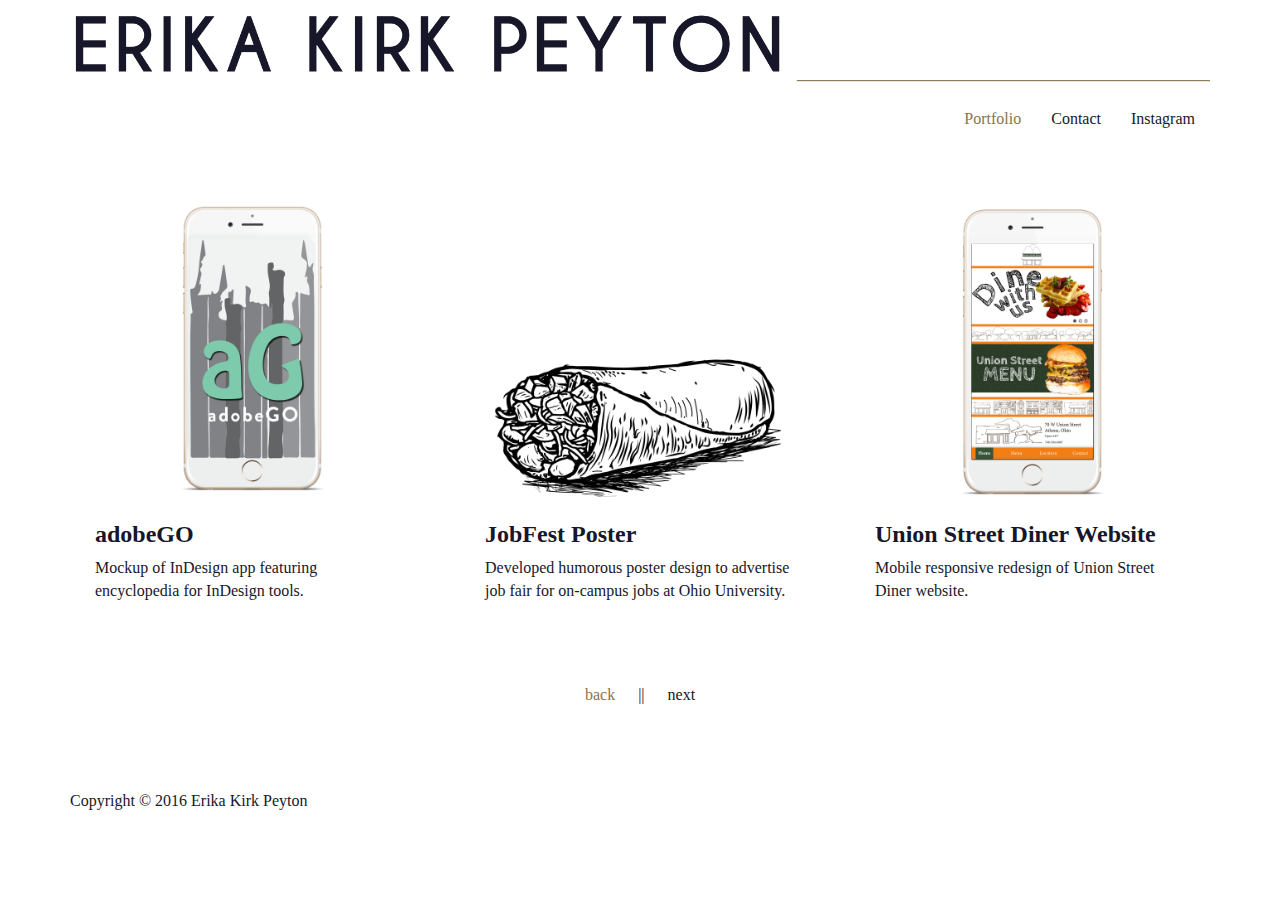
<file: index.html>
<!DOCTYPE html>
<html lang="en">

<head>

    <meta charset="utf-8">
    <meta http-equiv="X-UA-Compatible" content="IE=edge">
    <meta name="viewport" content="width=device-width, initial-scale=1">
    <meta name="description" content="">
    <meta name="author" content="">

    <title>Erika Kirk Peyton Portfolio</title>

    <!-- Bootstrap Core CSS -->
    <link href="css/bootstrap.min.css" rel="stylesheet">

    <!-- Custom CSS -->
    <link href="css/3-col-portfolio.css" rel="stylesheet">

    <!-- HTML5 Shim and Respond.js IE8 support of HTML5 elements and media queries -->
    <!-- WARNING: Respond.js doesn't work if you view the page via file:// -->
    <!--[if lt IE 9]>
        <script src="https://oss.maxcdn.com/libs/html5shiv/3.7.0/html5shiv.js"></script>
        <script src="https://oss.maxcdn.com/libs/respond.js/1.4.2/respond.min.js"></script>
    <![endif]-->

</head>

<body>

    <!-- Navigation -->
    <nav class="navbar navbar-inverse navbar-fixed-top" role="navigation">
       
        <div class="container">
    <!-- Logo/Header-->
            <img src="header1024.png" class="header1024" alt="Erika Kirk Peyton Header Desktop" width="1250px">
            <img src="header750.png" class="header750" alt="Erika Kirk Peyton Header Mobile" width="768px">
    <!-- Brand and toggle get grouped for better mobile display -->
            <div class="navbar-header">
                <button type="button" class="navbar-toggle" data-toggle="collapse" data-target="#bs-example-navbar-collapse-1">
                    <span class="sr-only">Toggle navigation</span>
                    <span class="icon-bar"></span>
                    <span class="icon-bar"></span>
                    <span class="icon-bar"></span>
                </button>
                <!-- Can I delete this? I don't need it. -->
                <!-- <a class="navbar-brand" href="#">Erika Kirk Peyton</a> -->
            </div>
            <!-- Collect the nav links, forms, and other content for toggling -->
            <!-- What is this collapse function?-->
            <div class="collapse navbar-collapse" id="bs-example-navbar-collapse-1">
                <ul class="nav navbar-nav">
                    <li>
                        <a class="active" href="index.html">Portfolio</a>
                    </li>
                    <li>
                        <a href="contact.html">
                        Contact</a>
                    </li>
                    <li>
                        <a href="https://www.instagram.com/bitchdontrest/">Instagram</a>
                    </li>
                </ul>
            </div>
            <!-- /.navbar-collapse -->
        </div>
        <!-- /.container -->
    </nav>

    <!-- Page Content -->
    <div class="container">

        <!-- Page Header -->
        <div class="row">
            <div class="col-lg-12">
            <!-- How do I make a header larger? Or do I need to simply create an image that will function as the header? -->
                <!-- <h1 class="page-header">Erika Kirk Peyton</h1> -->
            </div>
        </div>
        <!-- /.row -->

        <!-- Projects Row -->
        <div class="row">
            <div class="col-md-4 portfolio-item">
<!-- Am I supposed to do something with this href tag? -->
<!-- Also, I want more padding between the featured projects and the heading and navigation -->
                <a href="#">
                    <img class="img-responsive" src="peyton_tools_360_iPhone.png" alt="">
                </a>
                <h3>
                    <a href="adobe.html">adobeGO</a>
                </h3>
                <p>Mockup of InDesign app featuring encyclopedia for InDesign tools.</p>
            </div>
            <div class="col-md-4 portfolio-item">
                <a href="#">
                    <img class="img-responsive" src="peyton_poster_360_burrito.png" alt="">
                </a>
                <h3>
                    <a href="jobfest.html">JobFest Poster</a>
                </h3>
                <p>Developed humorous poster design to advertise job fair for on-campus jobs at Ohio University.</p>
            </div>
            <div class="col-md-4 portfolio-item">
                <a href="#">
                    <img class="img-responsive" src="USD_Mobile_360.png" alt="">
                </a>
                <h3>
                    <a href="#">Union Street Diner Website</a>
                </h3>
                <p>Mobile responsive redesign of Union Street Diner website.</p>
            </div>
        </div>
        <!-- /.row -->

        <!-- Projects Row -->
        <!-- <div class="row">
            <div class="col-md-4 portfolio-item">
                <a href="#">
                    <img class="img-responsive" src="http://placehold.it/700x400" alt="">
                </a>
                <h3>
                    <a href="#">Project Name</a>
                </h3>
                <p>Lorem ipsum dolor sit amet, consectetur adipiscing elit. Nam viverra euismod odio, gravida pellentesque urna varius vitae.</p>
            </div>
            <div class="col-md-4 portfolio-item">
                <a href="#">
                    <img class="img-responsive" src="http://placehold.it/700x400" alt="">
                </a>
                <h3>
                    <a href="#">Project Name</a>
                </h3>
                <p>Lorem ipsum dolor sit amet, consectetur adipiscing elit. Nam viverra euismod odio, gravida pellentesque urna varius vitae.</p>
            </div>
            <div class="col-md-4 portfolio-item">
                <a href="#">
                    <img class="img-responsive" src="http://placehold.it/700x400" alt="">
                </a>
                <h3>
                    <a href="#">Project Name</a>
                </h3>
                <p>Lorem ipsum dolor sit amet, consectetur adipiscing elit. Nam viverra euismod odio, gravida pellentesque urna varius vitae.</p>
            </div>
        </div> -->

        <!-- Projects Row -->
       <!--  <div class="row">
            <div class="col-md-4 portfolio-item">
                <a href="#">
                    <img class="img-responsive" src="http://placehold.it/700x400" alt="">
                </a>
                <h3>
                    <a href="#">Project Name</a>
                </h3>
                <p>Lorem ipsum dolor sit amet, consectetur adipiscing elit. Nam viverra euismod odio, gravida pellentesque urna varius vitae.</p>
            </div>
            <div class="col-md-4 portfolio-item">
                <a href="#">
                    <img class="img-responsive" src="http://placehold.it/700x400" alt="">
                </a>
                <h3>
                    <a href="#">Project Name</a>
                </h3>
                <p>Lorem ipsum dolor sit amet, consectetur adipiscing elit. Nam viverra euismod odio, gravida pellentesque urna varius vitae.</p>
            </div>
            <div class="col-md-4 portfolio-item">
                <a href="#">
                    <img class="img-responsive" src="http://placehold.it/700x400" alt="">
                </a>
                <h3>
                    <a href="#">Project Name</a>
                </h3>
                <p>Lorem ipsum dolor sit amet, consectetur adipiscing elit. Nam viverra euismod odio, gravida pellentesque urna varius vitae.</p>
            </div>
        </div> -->
        <!-- /.row -->

        <!-- Pagination -->
        <div class="row text-center">
            <div class="col-lg-12">
                <ul class="pagination">
                    <li class="active">
                        <a href="#">back</a>
                    </li>
                    <li> 
                        <a name="placehold">||</a>
                    </li>
                    <li>
                        <a href="#">next</a>
                    </li>
                </ul>
            </div>
        </div>
        <!-- /.row -->

        <!-- Footer -->
        <footer>
            <div class="row">
                <div class="col-lg-12">
                    <p>Copyright &copy; 2016 Erika Kirk Peyton</p>
                </div>
            </div>
            <!-- /.row -->
        </footer>

    </div>
    <!-- /.container -->

    <!-- jQuery -->
    <script src="js/jquery.js"></script>

    <!-- Bootstrap Core JavaScript -->
    <script src="js/bootstrap.min.js"></script>

</body>

</html>
</file>
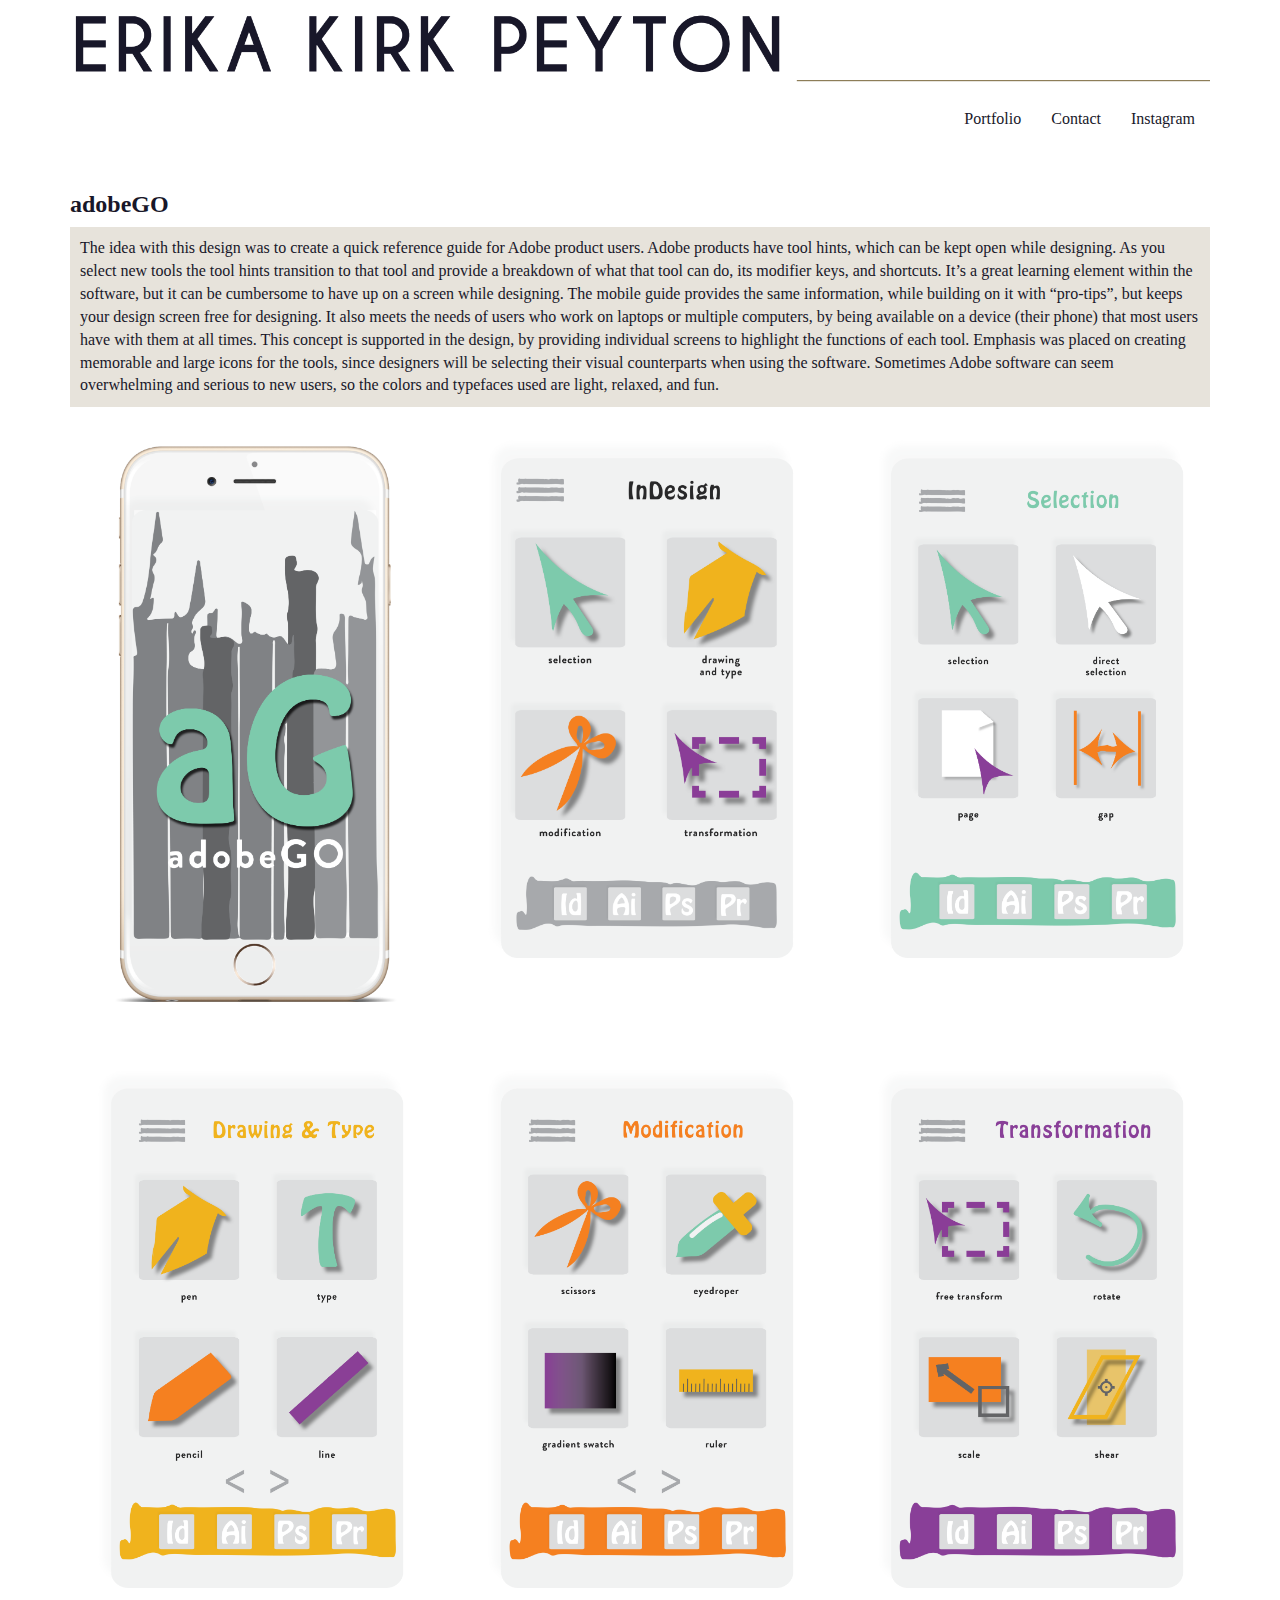
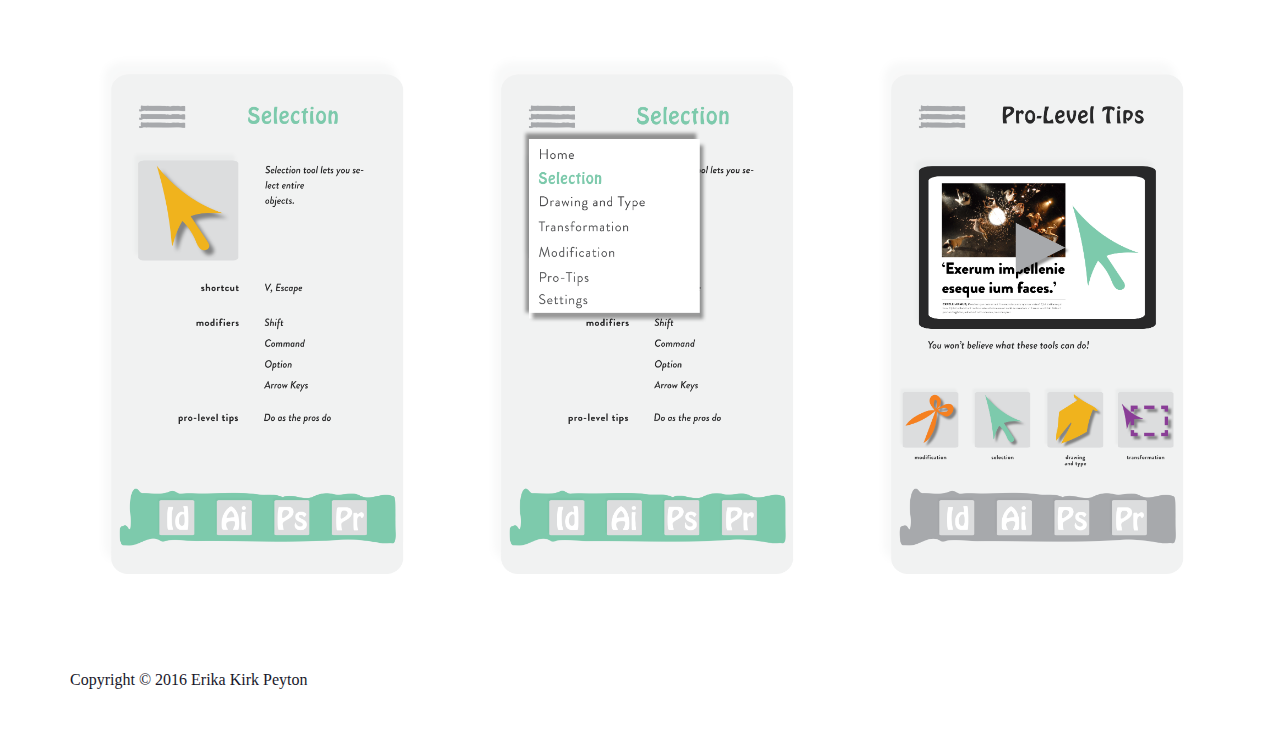
<file: adobe.html>
<!DOCTYPE html>
<html lang="en">

<head>

    <meta charset="utf-8">
    <meta http-equiv="X-UA-Compatible" content="IE=edge">
    <meta name="viewport" content="width=device-width, initial-scale=1">
    <meta name="description" content="">
    <meta name="author" content="">

    <title>Erika Kirk Peyton Portfolio</title>

    <!-- Bootstrap Core CSS -->
    <link href="css/bootstrap.min.css" rel="stylesheet">

    <!-- Custom CSS -->
    <link href="css/3-col-portfolio.css" rel="stylesheet">

    <!-- HTML5 Shim and Respond.js IE8 support of HTML5 elements and media queries -->
    <!-- WARNING: Respond.js doesn't work if you view the page via file:// -->
    <!--[if lt IE 9]>
        <script src="https://oss.maxcdn.com/libs/html5shiv/3.7.0/html5shiv.js"></script>
        <script src="https://oss.maxcdn.com/libs/respond.js/1.4.2/respond.min.js"></script>
    <![endif]-->

</head>

<body>

    <!-- Navigation -->
    <nav class="navbar navbar-inverse navbar-fixed-top" role="navigation">
       
        <div class="container">
    <!-- Logo/Header-->
            <img src="header1024.png" class="header1024" alt="Erika Kirk Peyton Header Desktop" width="1250px">
            <img src="header750.png" class="header750" alt="Erika Kirk Peyton Header Mobile" width="768px">
    <!-- Brand and toggle get grouped for better mobile display -->
            <div class="navbar-header">
                <button type="button" class="navbar-toggle" data-toggle="collapse" data-target="#bs-example-navbar-collapse-1">
                    <span class="sr-only">Toggle navigation</span>
                    <span class="icon-bar"></span>
                    <span class="icon-bar"></span>
                    <span class="icon-bar"></span>
                </button>
                <!-- Can I delete this? I don't need it. -->
                <!-- <a class="navbar-brand" href="#">Erika Kirk Peyton</a> -->
            </div>
            <!-- Collect the nav links, forms, and other content for toggling -->
            <!-- What is this collapse function?-->
            <div class="collapse navbar-collapse" id="bs-example-navbar-collapse-1">
                <ul class="nav navbar-nav">
                    <li>
                        <a href="index.html">Portfolio</a>
                    </li>
                    <li>
                        <a href="contact.html">
                        Contact</a>
                    </li>
                    <li>
                        <a href="https://www.instagram.com/bitchdontrest/">Instagram</a>
                    </li>
                </ul>
            </div>
            <!-- /.navbar-collapse -->
        </div>
        <!-- /.container -->
    </nav>

    <!-- Page Content -->
    <div class="container">

        <!-- Page Header -->
        <div class="row">
            <div class="col-lg-12"></div>
        </div>
        <!-- /.row -->
        <h3 class="project-header">adobeGO</h3>
        <p class="project-paragraph"> The idea with this design was to create a quick reference guide for Adobe product users. Adobe products have tool hints, which can be kept open while designing. As you select new tools the tool hints transition to that tool and provide a breakdown of what that tool can do, its modifier keys, and shortcuts. It’s a great learning element within the software, but it can be cumbersome to have up on a screen while designing. The mobile guide provides the same information, while building on it with “pro-tips”, but keeps your design screen free for designing. It also meets the needs of users who work on laptops or multiple computers, by being available on a device (their phone) that most users have with them at all times. This concept is supported in the design, by providing individual screens to highlight the functions of each tool. Emphasis was placed on creating memorable and large icons for the tools, since designers will be selecting their visual counterparts when using the software. Sometimes Adobe software can seem overwhelming and serious to new users, so the colors and typefaces used are light, relaxed, and fun.</p>
        <!-- Projects Row -->
        <div class="row">
            <div class="col-md-4 portfolio-item">
                <a name="placehold">
                    <img class="img-responsive" src="peyton_tools_iPhone.png" alt="">
                </a>
            </div>
            <div class="col-md-4 portfolio-item">
                <a name="placehold">
                    <img class="img-responsive" src="peyton_tools_1.png" alt="">
                </a>
            </div>
            <div class="col-md-4 portfolio-item">
                <a name="placehold">
                    <img class="img-responsive" src="peyton_tools_2.png" alt="">
                </a>
            </div>
        </div>
        <!-- /.row -->

        <!-- Projects Row -->

        <div class="row">
            <div class="col-md-4 portfolio-item">
                <a name="placehold">
                    <img class="img-responsive" src="peyton_tools_3.png" alt="">
                </a>
            </div>
            <div class="col-md-4 portfolio-item">
                <a name="placehold">
                    <img class="img-responsive" src="peyton_tools_4.png" alt="">
                </a>
            </div>
            <div class="col-md-4 portfolio-item">
                <a name="placehold">
                    <img class="img-responsive" src="peyton_tools_5.png" alt="">
                </a>
            </div>
        </div>

        <!-- /.row -->

        <!-- Projects Row -->

        <div class="row">
            <div class="col-md-4 portfolio-item">
                <a name="placehold">
                    <img class="img-responsive" src="peyton_tools_6.png" alt="">
                </a>
            </div>
            <div class="col-md-4 portfolio-item">
                <a name="placehold">
                    <img class="img-responsive" src="peyton_tools_7.png" alt="">
                </a>
            </div>
            <div class="col-md-4 portfolio-item">
                <a name="placehold">
                    <img class="img-responsive" src="peyton_tools_8.png" alt="">
                </a>
            </div>
        </div>

        <!-- Projects Row -->
        <!-- <div class="row">
            <div class="col-md-4 portfolio-item">
                <a href="#">
                    <img class="img-responsive" src="http://placehold.it/700x400" alt="">
                </a>
            </div>
            <div class="col-md-4 portfolio-item">
                <a href="#">
                    <img class="img-responsive" src="http://placehold.it/700x400" alt="">
                </a>
            </div>
            <div class="col-md-4 portfolio-item">
                <a href="#">
                    <img class="img-responsive" src="http://placehold.it/700x400" alt="">
                </a>
            </div>
        </div> -->

        <!-- Projects Row -->
       <!--  <div class="row">
            <div class="col-md-4 portfolio-item">
                <a href="#">
                    <img class="img-responsive" src="http://placehold.it/700x400" alt="">
                </a>
                <h3>
                    <a href="#">Project Name</a>
                </h3>
                <p>Lorem ipsum dolor sit amet, consectetur adipiscing elit. Nam viverra euismod odio, gravida pellentesque urna varius vitae.</p>
            </div>
            <div class="col-md-4 portfolio-item">
                <a href="#">
                    <img class="img-responsive" src="http://placehold.it/700x400" alt="">
                </a>
                <h3>
                    <a href="#">Project Name</a>
                </h3>
                <p>Lorem ipsum dolor sit amet, consectetur adipiscing elit. Nam viverra euismod odio, gravida pellentesque urna varius vitae.</p>
            </div>
            <div class="col-md-4 portfolio-item">
                <a href="#">
                    <img class="img-responsive" src="http://placehold.it/700x400" alt="">
                </a>
                <h3>
                    <a href="#">Project Name</a>
                </h3>
                <p>Lorem ipsum dolor sit amet, consectetur adipiscing elit. Nam viverra euismod odio, gravida pellentesque urna varius vitae.</p>
            </div>
        </div> -->
        <!-- /.row -->

        <!-- Pagination -->
        <!-- <div class="row text-center">
            <div class="col-lg-12">
                <ul class="pagination">
                    <li class="active">
                        <a href="#">back</a>
                    </li>
                    <li> 
                        <a name="placehold">||</a>
                    </li>
                    <li>
                        <a href="#">next</a>
                    </li>
                </ul>
            </div>
        </div> -->
        <!-- /.row -->

        <!-- Footer -->
        <footer>
            <div class="row">
                <div class="col-lg-12">
                    <p>Copyright &copy; 2016 Erika Kirk Peyton</p>
                </div>
            </div>
            <!-- /.row -->
        </footer>

    </div>
    <!-- /.container -->

    <!-- jQuery -->
    <script src="js/jquery.js"></script>

    <!-- Bootstrap Core JavaScript -->
    <script src="js/bootstrap.min.js"></script>

</body>

</html>
</file>
<file: css/3-col-portfolio.css>
/*!
 * Start Bootstrap - 3 Col Portfolio (http://startbootstrap.com/)
 * Copyright 2013-2016 Start Bootstrap
 * Licensed under MIT (https://github.com/BlackrockDigital/startbootstrap/blob/gh-pages/LICENSE)
 */

body {
    padding-top: 170px; /* Required padding for .navbar-fixed-top. Remove if using .navbar-static-top. Change if height of navigation changes. */
    font-family: "Cormorant Garamond", "Myriad Pro", Times, serif;
    font-size: 16px;
    color: rgb(24,23,41);
}

a {
  color: rgb(24,23,41);
  text-decoration: none;
}

a:hover,
a:focus {
  color: rgb(24,23,41);
  text-decoration: none;
}

a:hover {
  color: #86754d; 
}

.project-header {
  font-family: "Caviar Dreams", Helvetica, Arial, sans-serif;
}
.project-paragraph {
  background-color: rgba(134, 117, 77, .2);
  padding: 10px;
}

.col-md-4 {
  padding: 20px 40px; 
}

.navbar-header {
	color: rgb(24,23,41);
}

.navbar {
	background-color: white;
}

ul.nav.navbar-nav {
    float: right;
}

.navbar-inverse {
  background-color: white;
  border-color: white;
}
.navbar-inverse .navbar-brand {
  color: #9d9d9d;
}
.navbar-inverse .navbar-brand:hover,
.navbar-inverse .navbar-brand:focus {
  color: #fff;
  background-color: transparent;
}
.navbar-inverse .navbar-text {
  color: #9d9d9d;
  float: right;
}

.navbar-inverse .navbar-nav > li > a {
  color: rgb(24,23,41);
}

.navbar-inverse .navbar-nav > li > a.active {
  color: #86754d;
}
.navbar-inverse .navbar-nav > li > a:hover,
.navbar-inverse .navbar-nav > li > a:focus {
  color: #86754d;
  background-color: transparent;
}
.navbar-inverse .navbar-nav > .active > a,
.navbar-inverse .navbar-nav > .active > a:hover,
.navbar-inverse .navbar-nav > .active > a:focus {
  color: #86754d;
  background-color: #080808;
}
.navbar-inverse .navbar-nav > .disabled > a,
.navbar-inverse .navbar-nav > .disabled > a:hover,
.navbar-inverse .navbar-nav > .disabled > a:focus {
  color: #86754d;
  background-color: transparent;
}
.navbar-inverse .navbar-toggle {
  border-color: white;
}
.navbar-inverse .navbar-toggle:hover,
.navbar-inverse .navbar-toggle:focus {
  background-color: white;
}

.navbar-inverse .navbar-toggle .icon-bar {
  background-color: #86754d;
}
.navbar-inverse .navbar-collapse,
.navbar-inverse .navbar-form {
  border-color: #86754d;
}
.navbar-inverse .navbar-nav > .open > a,
.navbar-inverse .navbar-nav > .open > a:hover,
.navbar-inverse .navbar-nav > .open > a:focus {
  color: #86754d;
  background-color: #080808;
}
.pagination {
  display: inline-block;
  padding-left: 0;
  margin: 20px 0;
  border-radius: 0px;
}
.pagination > li {
  display: inline;
}
.pagination > li > a,
.pagination > li > span {
  position: relative;
  float: left;
  padding: 6px 12px;
  margin-left: -1px;
  line-height: 1.42857143;
  color: #171628;
  text-decoration: none;
  background-color: #fff;
  border: none;
}
.pagination > li:first-child > a,
.pagination > li:first-child > span {
  margin-left: 0;
  border-top-left-radius: 4px;
  border-bottom-left-radius: 4px;
}
.pagination > li:last-child > a,
.pagination > li:last-child > span {
  border-top-right-radius: 4px;
  border-bottom-right-radius: 4px;
}
.pagination > li > a:hover,
.pagination > li > span:hover,
.pagination > li > a:focus,
.pagination > li > span:focus {
  z-index: 2;
  color: #86754d;
  background-color: #fff;
  border-color: #ddd;
}

.pagination > .active > a,
.pagination > .active > span,
.pagination > .active > a:hover,
.pagination > .active > span:hover,
.pagination > .active > a:focus,
.pagination > .active > span:focus {
  z-index: 3;
  color: #86754d;
  cursor: default;
  background-color: #fff;
  border-color: #337ab7;
}
.pagination > .disabled > span,
.pagination > .disabled > span:hover,
.pagination > .disabled > span:focus,
.pagination > .disabled > a,
.pagination > .disabled > a:hover,
.pagination > .disabled > a:focus {
  color: #777;
  cursor: not-allowed;
  background-color: #fff;
  border-color: #ddd;
}
.pagination-lg > li > a,
.pagination-lg > li > span {
  padding: 10px 16px;
  font-size: 18px;
  line-height: 1.3333333;
}
.pagination-lg > li:first-child > a,
.pagination-lg > li:first-child > span {
  border-top-left-radius: 6px;
  border-bottom-left-radius: 6px;
}
.pagination-lg > li:last-child > a,
.pagination-lg > li:last-child > span {
  border-top-right-radius: 6px;
  border-bottom-right-radius: 6px;
}
.pagination-sm > li > a,
.pagination-sm > li > span {
  padding: 5px 10px;
  font-size: 12px;
  line-height: 1.5;
}
.pagination-sm > li:first-child > a,
.pagination-sm > li:first-child > span {
  border-top-left-radius: 3px;
  border-bottom-left-radius: 3px;
}
.pagination-sm > li:last-child > a,
.pagination-sm > li:last-child > span {
  border-top-right-radius: 3px;
  border-bottom-right-radius: 3px;
}

.sr-only {
	color: rgb(24,23,41);
}

.sr-only {
  position: absolute;
  width: 1px;
  height: 1px;
  padding: 0;
  margin: -1px;
  overflow: hidden;
  clip: rect(0, 0, 0, 0);
  border: 0;
}
.sr-only-focusable:active,
.sr-only-focusable:focus {
  position: absolute;
  width: auto;
  height: auto;
  margin: 0;
  overflow: visible;
  clip: auto;
}

.row {
	color: rgb(24,23,41);
}

.portfolio-item {
    margin-bottom: 25px;
    color: rgb(24,23,41);
}

h3 {
	font-family: "Cormorant Garamond", "Myriad Pro", Times, serif;
	font-weight: bold;
}

.project-header {
  font-family: "Cormorant Garamond", "Myriad Pro", Times, serif;
  font-weight: bold;
}

footer {
    margin: 50px 0;
}

.header750 {
  display: none;
}

.header1024 {
  display: block;
  max-width: 100%;
  height: auto;
}

@media (max-width: 990px) {
  .header1024{display: none;}
  body {
    padding-top: 160px;
  }
  ul.nav.navbar-nav {
    float: center;
}
  .header750 {
    display: block;
    max-width: 100%;
    height: auto;
  }
}

@media (max-width: 600px) {
  body {
    padding-top: 130px
  }
}

@media (max-width: 500px) {
  body {
    padding-top: 100px
  }
}
</file>
